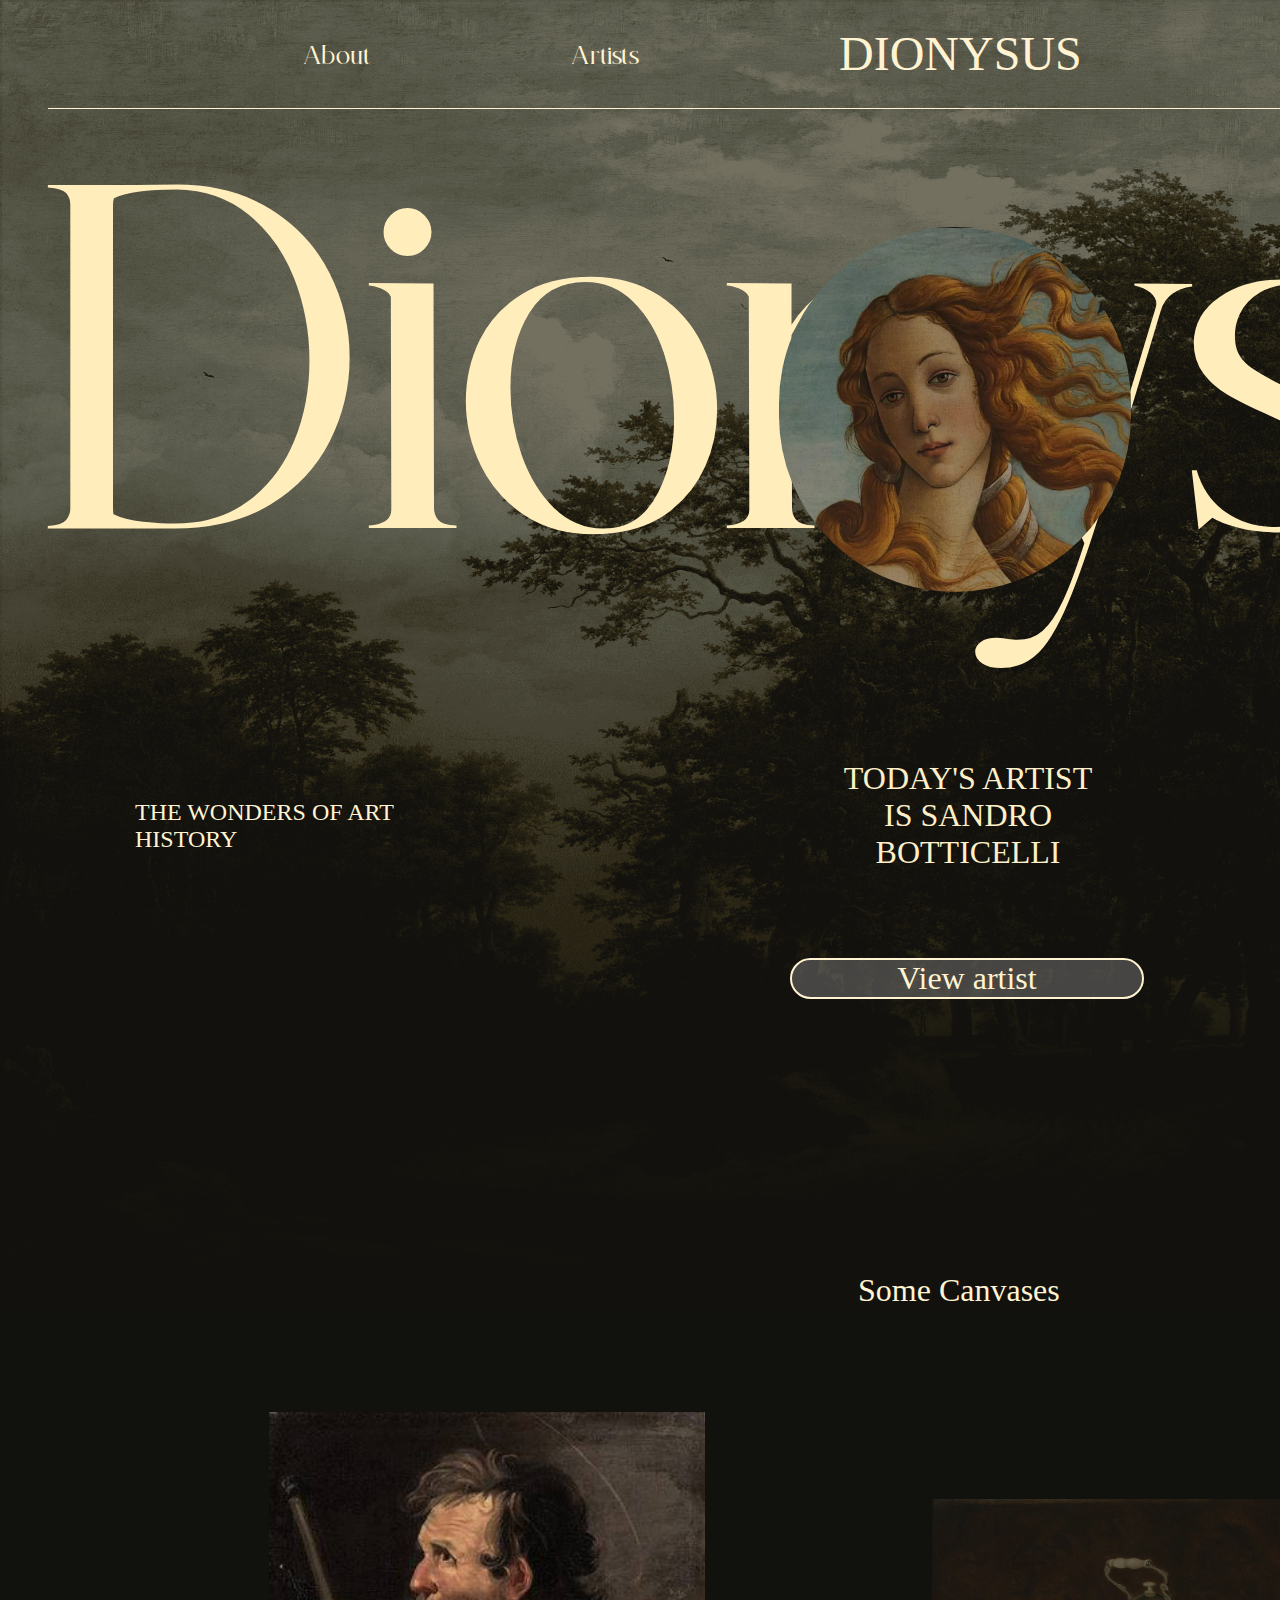
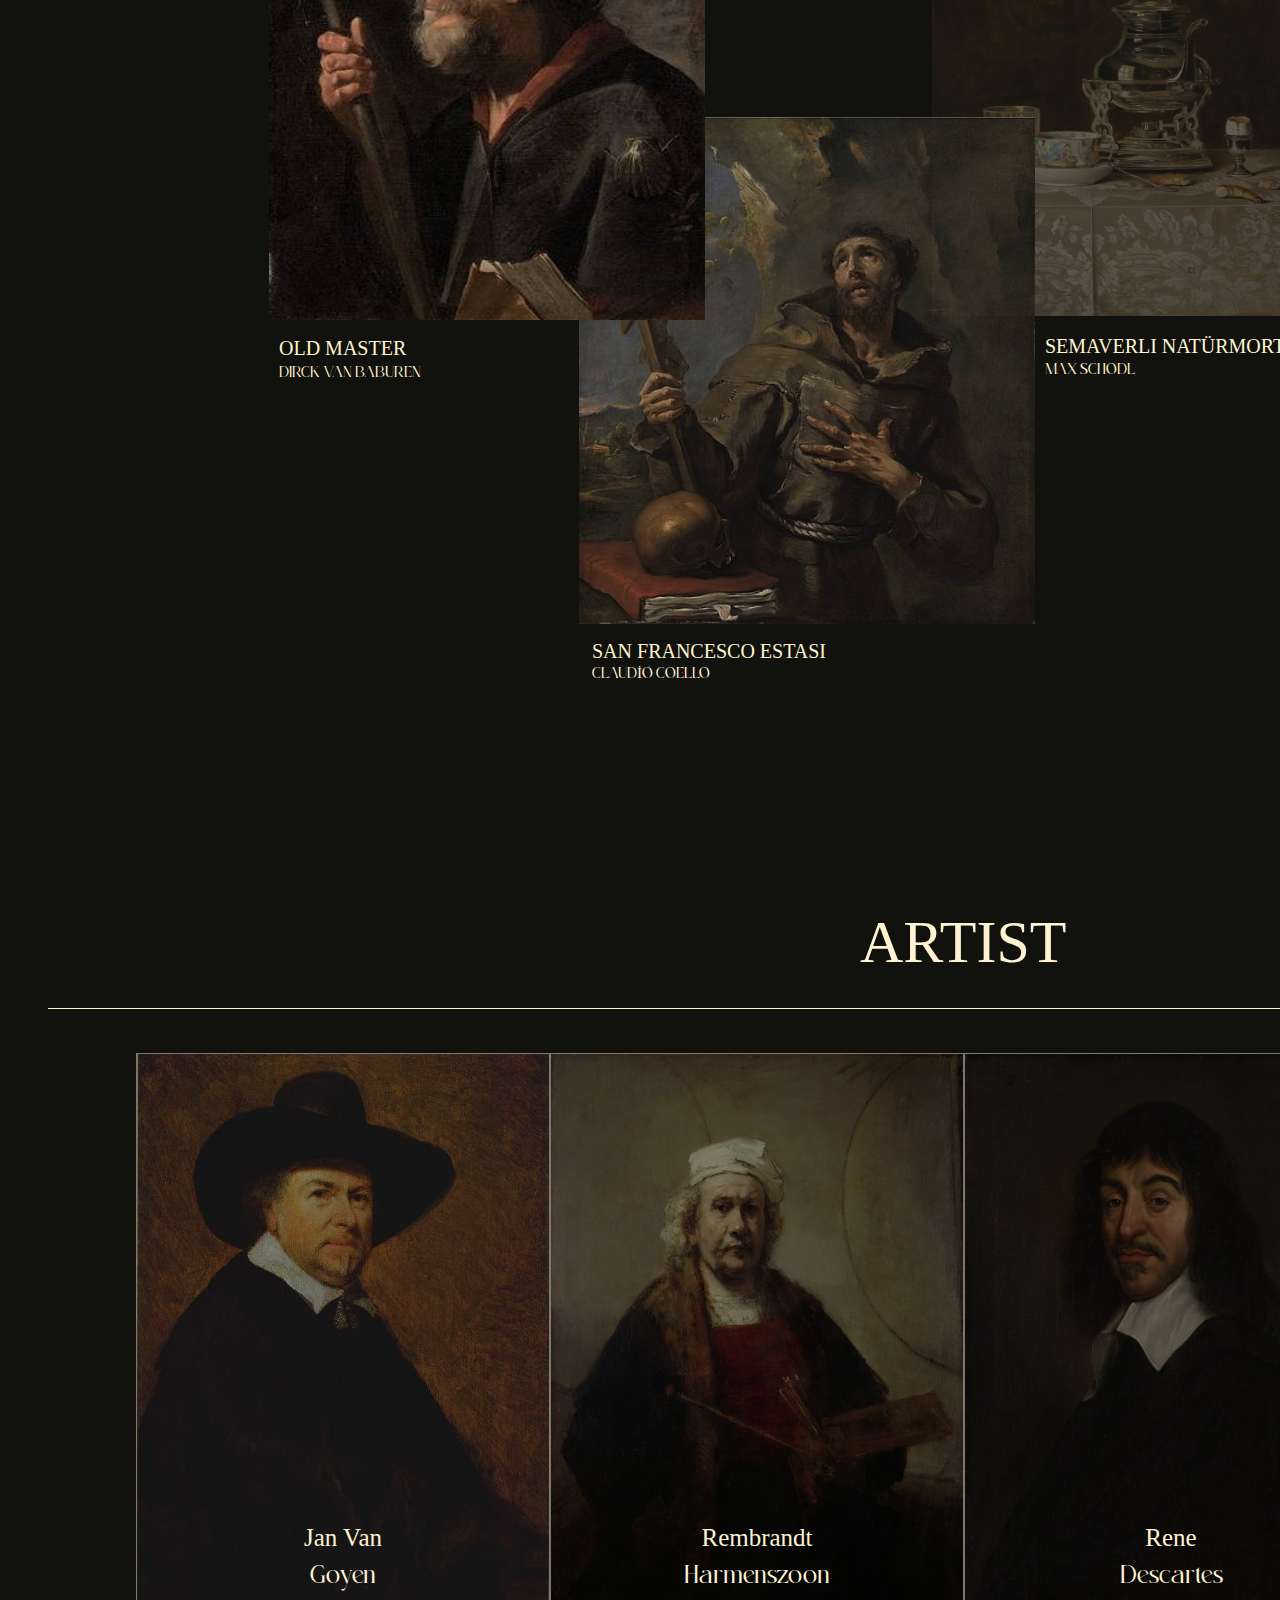
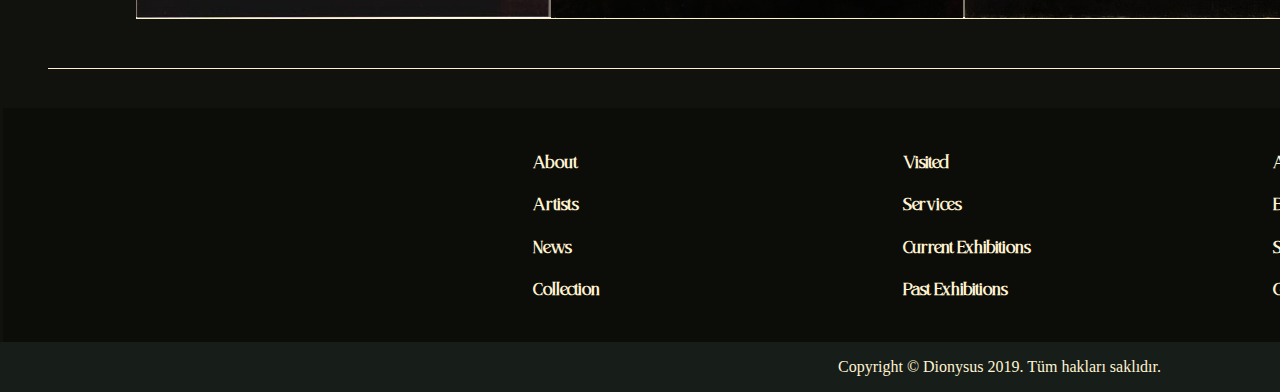
<file: Dionysus Code/index.html>
<!DOCTYPE html>
<html lang="en">
<head>
    <meta charset="UTF-8">
    <meta name="viewport" content="width=device-width, initial-scale=1.0">
    <link rel="stylesheet" href="style.css">
    <title> Dionysus </title>
</head>
<body>
    
         <img src="backgroundold.png" class="resim">

         <div class="menu">

            <a href="#" class="about">About</a>
            <a href="#"class="artists">Artists</a>
               <p class="baslik">DIONYSUS</p>
            <a href="#" class="news">News</a>
            <a href="#" class="collection">Collection</a>
        
        </div>

            <div class="line"></div>

        <div class="mid">

            <p class="text">Dionysus</p>
            <img src="venus.png" class="venus">

        </div>

        <div class="text1">
            <p>THE WONDERS OF ART HISTORY</p>
        </div>

        <div class="text2">
            <p>TODAY'S ARTIST IS SANDRO BOTTICELLI</p>
        </div>
        
        <div class="text3">
            <p>THE GREAT REVOLUTION OF ART</p>
        </div>

        <div class="button">
            <a href="sandro.html" class="viewartist">View artist</a>
        </div>

            <p class="text4">Some Canvases</p>
         
            <div class="down">

                 <div class="canva3"><img src="canva3.jpg"></div> 
                     <p class="canvaname3">SEMAVERLI NATÜRMORT</p>
                     <p class="canvaartist3"> MAX SCHODL  </p>

                 <div class="canva2"><img src="canva2.jpg"></div> 
                     <p class="canvaname2">SAN FRANCESCO ESTASI</p>
                     <p class="canvaartist2"> CLAUDİO COELLO  </p>
                    
                 <div class="canva1"><img src="canva1.jpg"></div>
                    <p class="canvaname1">OLD MASTER</p>
                    <p class="canvaartist1">DIRCK <span style="font-family: kenoky;"> VAN </span>  BABUREN </p>
                  
                <p class="word">A R T  &nbsp; I S &nbsp; L I F E</p></div>

                <p class="artisttext">ARTIST</p>

                <div class="line2"></div>


                <div class="artistinfo">
                    
                    <a href="#" class="artist1"><img src="janvangoyen.jpg"></a>
                    <a href="#" class="artist2"><img src="rembrandt.jpg"></a>
                    <a href="#" class="artist3"><img src="descartes.jpg"></a>
                    <a href="#" class="artist4"><img src="johannes.jpg"></a>

                </div>

                <div class="shadow">
                    <div class="shadow1"></div>
                    <div class="shadow2"></div>
                    <div class="shadow3"></div>
                    <div class="shadow4"></div>
                </div>

                <div class="artistname">
                    <div><p style="font-family: elmond;">Jan Van </p><p style="font-family: kenoky;">Goyen</p></div>
                    <div><p style="font-family: elmond;">Rembrandt </p><p style="font-family: kenoky;">Harmenszoon</p></div>
                    <div><p style="font-family: elmond;">Rene </p><p style="font-family: kenoky;">Descartes</p></div>
                    <div><p style="font-family: elmond;">Johannes </p style="font-family: kenoky;"><p>Vermeer</p></div>
                </div>

                <div class="line3"></div>

                <div class="bottom">
                    <div>
                        <h4>About</h4>
                        <h4>Artists</h4>
                        <h4>News</h4>
                        <h4>Collection</h4>
                    </div>

                    <div>
                        <h4>Visited</h4>
                        <h4>Services</h4>
                        <h4>Current Exhibitions</h4>
                        <h4>Past Exhibitions</h4>
                    </div>
                    <div>
                         <h4>Activities</h4>
                         <h4>Blog</h4>
                         <h4>Social Media</h4>
                         <h4>Gallery</h4>
                    </div>
                </div>

                    <div class="telif"><p>Copyright © Dionysus 2019. Tüm hakları saklıdır.</p></div>
                    
            </div>
</body>
</html>
</file>
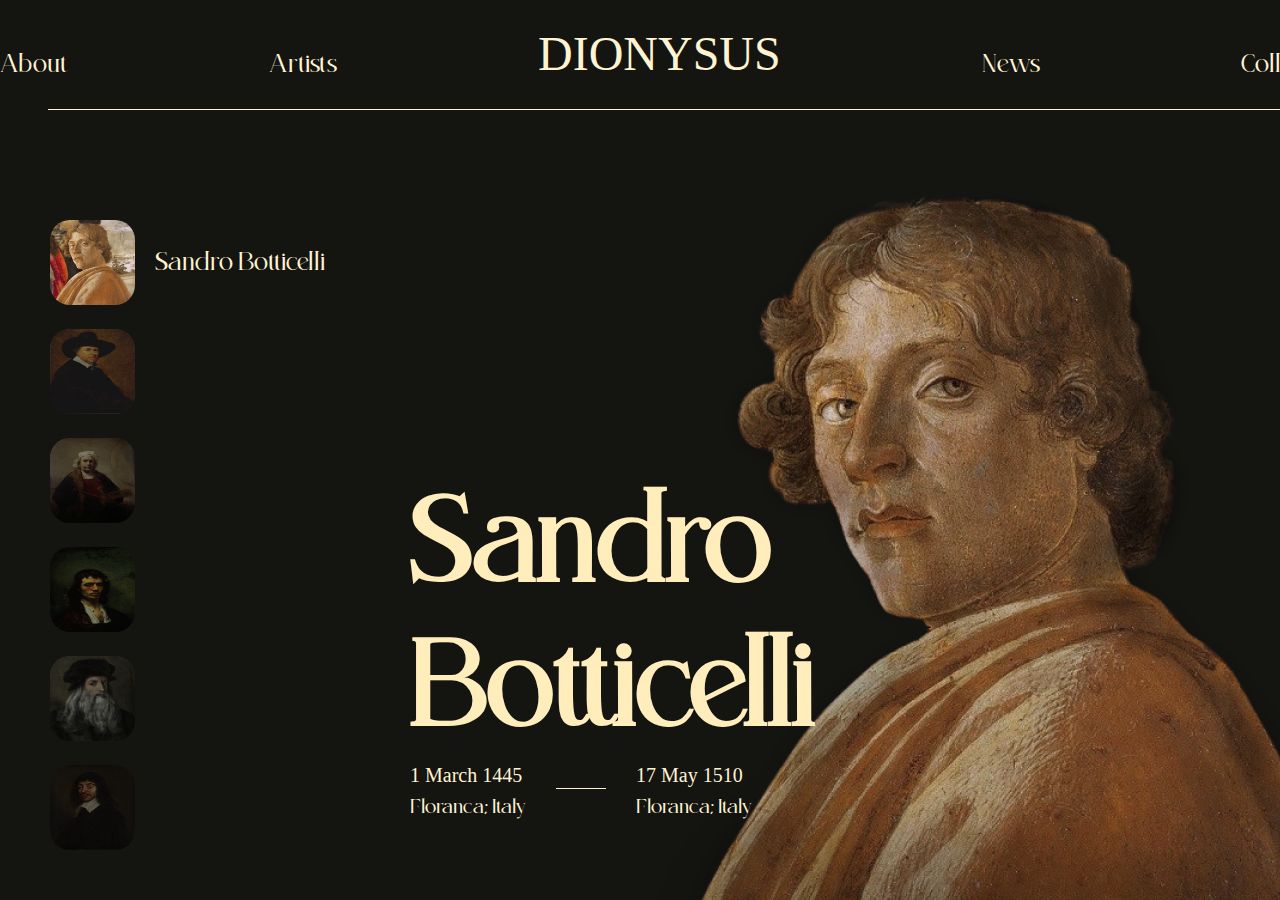
<file: Dionysus Code/sandro.html>
<!DOCTYPE html>
<html lang="en">
<head>
    <meta charset="UTF-8">
    <meta name="viewport" content="width=device-width, initial-scale=1.0">
    <link rel="stylesheet" href="style2.css">
    <title>Dionysus</title>
</head>
<body>  
    

    <div class="menu">

        <a href="#" class="about">About</a>
        <a href="#"class="artists">Artists</a>
           <p class="baslik">DIONYSUS</p>
        <a href="#" class="news">News</a>
        <a href="#" class="collection">Collection</a>
    
    </div>

    <div class="line"></div>

    <div class="solresim">

        <div><img src="sandro boticelli.jpg" alt=""><p>Sandro Botticelli </p></div>
        <div><img src="janvangoyen.jpg" alt=""></div>
        <div><img src="rembrandt.jpg" alt=""></div> 
        <div><img src="johannes.jpg" alt=""></div>
        <div><img src="leonard.jpg" alt=""></div>
        <div><img src="descartes.jpg" alt=""></div>
      
    </div>
        <div class="vis">
                <div class="shadow">
                     <div> <p >Jan Van Goyen</p></div>
                     <div> <p >Rembrandt H.</p></div>
                     <div> <p >Johannes V.</p></div>
                     <div> <p >Leonardo D.V</p></div>
                     <div> <p>Rene Descartes</p></div>
                </div>           
        </div>
    <div class="info">
        <h1>Sandro Botticelli</h1>

        <div class="flex">

      <div class="born"><p>1 March 1445</p>
        <p style="font-family: kenoky;">Floranca, Italy</p></div>

             <div class="line2"></div>

      <div class="dead"><p>17 May 1510</p>
        <p style="font-family: kenoky;">Floranca, Italy</p></div>

        </div>
    </div> 
   
        <div class="eserler">
           
            <div class="eserimg">
                <img src="venusdogus.png" alt="">
                <img src="magi.jpg" alt="">
                <img src="pallas.jpg" alt="">
            </div>
            <div class="eserad">
                <p  class="venus">The Birth of Venus</p>
                <p class="magi">The Adoration of the Magi</p>
                <p class="pallas">Pallas and Centaur</p>
            </div>
        </div>
        <p class="text">Artworks</p>
        <div class="line3"></div>

           <div class="bilgi"><p>İnfo</p></div>
        <div class="line4"></div>

        <div class="hakkında"> <p>Alessandro di Mariano di Vanni Filipepi (c. 1445[1] – May 17, 1510),
             better known as Sandro Botticelli Italian: [ˈsandro bottior simply Botticelli, was an Italian painter 
             of the Early Renaissance. Botticelli's posthumous reputation suffered until the late 19th century, 
             when he was rediscovered by the Pre-Raphaelites who stimulated a reappraisal of his work. </p>
        </div>
</body>
</html>
</file>
<file: Dionysus Code/style.css>
@font-face {
    font-family: 'elmond';
    src: url('font/Elmond.ttf') format('ttf'),
       
}

@font-face{
    font-family: 'magison';
    src:url('font/Magison-3zdLz.ttf')format('ttf'),
}

@font-face{
    font-family: 'ncl';
    src:url('font/nclgastrub-demo-bf6530aa83804be.ttf')format('ttf'),
}

@font-face{
   font-family: 'kenoky';
   src: url('font/KenokyLight-3zezL.ttf');
}

body{
    overflow-x: hidden;
    overflow-y:scroll;
    user-select: none; 
}

::-webkit-scrollbar {
    width: 17px;
    background-color: #11110D;
}
::-webkit-scrollbar-thumb {
    background-color: #212924;
}
::-webkit-scrollbar-thumb:hover {
    background-color: #2E3944;
}

.resim{
    width: 1910px;
    height: 1407px;
    margin-top: -9px;
    margin-left:-9px;
    margin-bottom:-1px;
    position: absolute;
}

.menu{
    position: absolute;
    align-items:center;
    display: flex;
    column-gap:200px;
    height: auto;
    width: auto;
    margin-top: -30px;
    margin-left: 295px;
   
  
    
}

.menu a{
    margin-left: auto;
    margin-right: auto;
}

.collection{

    text-decoration: none;
    color:#FFF3D2;
    font-family: 'kenoky';
    font-size: 25px;
   
}

.news{

    text-decoration: none;
    color:#FFF3D2;
    font-family: 'kenoky'; 
    font-size: 25px;
    

}

.baslik{
    font-family:'magison' ;
    font-size: 48px;
    margin-right: auto;
    margin-left: auto;
    color:#FFF3D2;
}

.artists{
    text-decoration: none;
    color:#FFF3D2;
    font-family: 'kenoky';
   
    font-size: 25px;
 
}

.about{
    text-decoration: none;
    color:#FFF3D2;
    font-family: 'kenoky';
    font-size: 25px;
 
    
}

.line{
    background-color: #FFF3D2;
    width: 1800px;
    height: 1px;
    position: absolute;
    margin-top: 100px;
    margin-left: 40px;
}

.mid{
    width: auto;
    height: auto;
    display: inline;
    position: absolute;
}
.text{
   
    color:#ffedbc;
    font-family: 'kenoky';
    position: absolute;
    margin-top: 30px;
    font-size: 490px;
    font-weight: 100px;
    margin-left: 30px;
    user-select: none;
    
    
}

.venus{
    width: 352px;
    height: 365px;
    border-radius:322px;
    position: absolute;
    margin-left: 771px;
    margin-top: 219px;
}

.text1{
    font-family: 'elmond';
    font-size: 24px;
    position: absolute;
    margin-top: 767px;
    margin-left: 127px;
    color:#FFF3D2;
    width: 290px;
    user-select: none;
   
}


.text2{
    font-family: 'elmond';
    font-size: 32px;
    position: absolute;
    margin-top: 720px;
    margin-left: 835px;
    color:#fdefc8;
    width: 250px;
    text-align: center;
 
    
}

.text3{
    font-family: 'elmond';
    font-size: 24px;
    position: absolute;
    margin-top: 767px;
    margin-left: 1430px;
    color:#FFF3D2;
    width: 340px;
    text-align: right;
    user-select: none;
   
}

.viewartist {
    background: rgba(121, 121, 121, 0.5);
    font-family: 'elmond';
    text-decoration: none;
    color: #FFF3D2;
    font-size: 32px;
    position: absolute;
    border-radius: 200px;
    border-width: 2px;
    border-style: solid;
    border-color: #FFF3D2;
    width: 350px;
    text-align: center;
    margin-top: 950px;
    margin-left: 782px;
    transition: background 0.6s ease, opacity 0.6s ease, transform 0.6s ease; 
}

/* Hover efekti */
.viewartist:hover {
    background: rgba(121, 121, 121, 0); 
    opacity: 0.8; 
    transform: translateY(-10px); 
}

.text4{
    font-family: 'magison';
    font-size: 32px;
    position: absolute;
    margin-top: 1264px;
    margin-left: 850px;
    color:#FFF3D2;
    width: 250px;
    user-select: none;
   
}

.down{
    position: absolute;
    background-color: rgba(17, 17, 13 );
    width: 1930px;
    height: 2278px;
    margin-top: -9px;
    margin-left:-9px;
    margin-bottom:-1px;
    margin-top: 1304px;
    user-select: none;
}

.canva1 img{
    height: 508px;
    width: 436px;
    position: absolute;
    margin-top: 100px;
    margin-left: 270px;
    user-select: none;
}


.canva2 img{
    height: 507px;
    width: 456px;
    position: absolute;
    margin-top: 405px;
    margin-left: 580px;
    opacity: 90%;
    user-select: none;
}

.canva3 img{
    height: 417px;
    width: 365px;
    position: absolute;
    margin-top: 187px;
    margin-left: 933px;
    opacity: 40%;
    user-select: none;
   
}

.canvaname1{
    font-family: 'ncl';
    font-size: 20px;
    position: absolute;
    margin-top: 625px;
    margin-left: 280px;
    color:#FFF3D2;
    width: 250px;
    user-select: none;
}

.canvaartist1{
    font-family: 'kenoky';
    font-size: 15px;
    position: absolute;
    margin-top: 650px;
    margin-left: 280px;
    color:#FFF3D2;
    width: 200px;
    user-select: none;
}

.canvaname2{
    font-family: 'ncl';
    font-size: 20px;
    position: absolute;
    margin-top: 928px;
    margin-left: 593px;
    color:#FFF3D2;
    width: 250px;
    user-select: none;
}

.canvaartist2{
    font-family: 'kenoky';
    font-size: 15px;
    position: absolute;
    margin-top: 951px;
    margin-left: 593px;
    color:#FFF3D2;
    width: 200px;
    user-select: none;
}


.canvaname3{
    font-family: 'ncl';
    font-size: 20px;
    position: absolute;
    margin-top: 623px;
    margin-left: 1046px;
    color:#FFF3D2;
    width: 250px;
    user-select: none;
}

.canvaartist3{
    font-family: 'kenoky';
    font-size: 15px;
    position: absolute;
    margin-top: 647px;
    margin-left: 1046px;
    color:#FFF3D2;
    width: 200px;
    user-select: none;
}


.word{
    position: absolute;
    font-size: 30px;
    font-family: 'kenoky';
    width: 5px;
    height: 400px;
    color:#FFF3D2;
    margin-top: 485px;
    margin-left: 1340px;
    user-select: none;
}

.artisttext{
    font-family: 'magison';
    font-size: 60px;
    position: absolute;
    margin-top: 2500px;
    margin-left: 852px;
    color:#FFF3D2;
    width: 250px;
    user-select: none;
}

.line2{
    background-color: #FFF3D2;
    width: 1800px;
    height: 1px;
    position: absolute;
    margin-top: 2600px;
    margin-left: 40px;
    user-select: none;
}

.artistinfo a img{
    
    border-color: #FFF3D2;
    border-width: 1.2px;
    width: 412px;
    height: 564px;
    border-style: solid;
    user-select: none;


}

.artistinfo{
    display: flex;
    gap: 0;
    position: absolute;
    margin-top: 2645px;
    margin-left: 128px;
    user-select: none;

}

.shadow{
    display: flex;
    gap: 0px;
    position: absolute;
    margin-top: 2645px;
    margin-left: 128px;
    z-index: 1;
    

}
.shadow div{

    background-color: rgba(0, 0, 0, 0.5);
    width: 414px;
    height: 564px;
    transition: all 0.5s;
    cursor: pointer;

}   

.shadow1:hover{
    background-color: rgba(0, 0, 0, 0.2);
    transition: all 0.5s;
}
.shadow2:hover{
    background-color: rgba(0, 0, 0, 0.2);
    transition: all 0.5s;
}

.shadow3:hover{
    background-color: rgba(0, 0, 0, 0.2);
    transition: all 0.5s;
}

.shadow4:hover{
    
    background-color: rgba(0, 0, 0, 0.2);
    transition: all 0.5s;
}

.artistname{
    display: flex;
    position: absolute;
    margin-top: 3100px;
    margin-left: 128px;
    z-index: 2;
    user-select: none;

}

.artistname div{
    width: 414px;
    height: auto;
}

.artistname div p{
    font-size:25px;
    line-height: 10px;
    text-align: center;
    color: #FFF3D2;
}

.line3{
    background-color: #FFF3D2;
    width: 1800px;
    height: 1px;
    position: absolute;
    margin-top: 3260px;
    margin-left: 40px;
    
}

.bottom{
    width: 1905px;
    height: 240px;
    margin-left: -5px;
    background-color:#0C0C09;
    display: flex;
    gap:20px;
    position: absolute;
    margin-top: 3300px;
    line-height: 20px;



}

.bottom h4{
    
    color:#FFF3D2;
    font-family: 'kenoky';
    font-size: 17px;
    margin-left:530px ;
    width: 130px;
    height: 20px;
    cursor: pointer;
    
}

.bottom div{
    width: 350px;
    margin-top: 20px;

}

.telif{
    background-color:#171d19;
    margin-top: 3534px;
    width: 1920px;
    position: absolute;
    user-select: none;
    margin-left: -10px;
}

.telif p{
    color:#FFF3D2;
    margin-left: 840px;
    font-weight: 20px;

}
</file>
<file: Dionysus Code/style2.css>
@font-face {
    font-family: 'elmond';
    src: url('font/Elmond.ttf') format('ttf'),
       
}

@font-face{
    font-family: 'magison';
    src:url('font/Magison-3zdLz.ttf')format('ttf'),
}

@font-face{
    font-family: 'ncl';
    src:url('font/nclgastrub-demo-bf6530aa83804be.ttf')format('ttf'),
}

@font-face{
   font-family: 'kenoky';
   src: url('font/KenokyLight-3zezL.ttf');
}

body{
    background-image: url(Frame\ 2.png);
    background-size: 1879px 950px;
    user-select: none; 
}

*{
    padding: 0;
    margin: 0;
}

.line{
    background-color: #FFF3D2;
    width: 1800px;
    height: 1px;
    margin-top:79px;
    margin-left: 48px;
}

.menu{
    display: flex;
    height: 25px;
    width: 1317px;
    margin-top:5px ;
    margin-left: auto;
    margin-right: auto;
    gap:201px;  

}

.menu a{
    text-decoration: none;
    color:#FFF3D2;
    font-family: 'kenoky';
    font-size: 25px;    
    margin-top: 42px;
}

.baslik{
    font-family:'magison' ;
    font-size: 48px;
    margin-top: 21px;
    color:#FFF3D2;
}
.solresim{
    display: grid;
    gap: 24px;
    margin-left: 50px;
    margin-top:110px
    
}
.solresim div{
    display: flex;
    
}
.solresim img{

    border-radius: 20px;
    width: 85px;
    height: 85px;
}

.shadow div{
    background-color: rgb(0, 0, 0, 0.5) ;
    border-radius: 20px;
    width: 85px;
    height: 85px;
}

.solresim p{
    font-family: 'kenoky';
    color: #FFF3D2;
    margin-left:20px;
    margin-top: 25px;
    font-size:25px   
}

.shadow{
    display: grid;
    gap: 24px;
}

.info h1{
    font-size: 120px;
    font-family: 'kenoky';
    color: #ffedbc;
    width: 100px;
    margin-top: -390px;
    margin-left: 410px;
}

.born p{
    font-family: 'magison';
    color: #FFF3D2;
    margin-top: 25px;
    line-height: 5px;
    font-size:20px   
    
}

.line2{
    background-color: #FFF3D2;
    width: 50px;
    height: 1px;
    margin-top:40px;
}

.dead p{
    font-family: 'magison';
    color: #FFF3D2;
    margin-top: 25px;
    line-height: 5px;
    font-size:20px   
}

.text{
    font-family: 'magison';
    color: #FFF3D2;
    margin-top: -288px;
    margin-left: 1361px;
    line-height: 5px;
    font-size:20px   
}

.flex{
    display: flex;
    margin-left: 410px;
    gap: 30px;
}
.eserler {
    margin-left: 1352px;
    margin-top:-150px;
   display: grid;
}
.eserler img{
    width:159px ;
    height: 175px;
    border-radius: 50px;

}
.eserimg{
    display: flex;
    gap: 20px;
}

.line3{
    background-color: #FFF3D2;
    width: 542px;
    height: 1px;
    margin-top:25px;
    margin-left: 1361px;
}
.eserad{
    display: flex;
    gap: 60px;

}

.eserad p{
    width: 100px;
    font-family: 'kenoky';
    color: #FFF3D2;
    margin-top: 25px;
    line-height: 20px;
    font-size:15px   
}
.venus{
    margin-left: 12px;
}

.magi{
    margin-left: 23px;
}

.pallas{
    margin-left: 23px;
}

.hakkında{
    width: 400px;
    height: 300px;
    margin-left: 1471px;
    margin-top: -412px;
}

.hakkında p{
    font-family: 'kenoky';
    font-size: 25px;
    color: #FFF3D2;
    text-align: right;
   
}

.bilgi p{
    position: absolute;
    font-family: 'magison';
    color: #FFF3D2;
    margin-left:1362px;
    margin-top: 150px;
    top: 0;
    left: 0;
    font-size:20px ;
}

.line4{
    position: absolute;
    background-color: #FFF3D2;
    width: 542px;
    height: 1px;
    margin-left:1362px;
    margin-top: 190px;
    top: 0;
    left: 0;
    font-size:20px ;
}

.shadow div:hover{
    background-color: rgba(0, 0, 0, 0.2);
    transition: all 0.5s;
    width: 300px;

}

.vis{
    position: absolute;
    display: flex;
    top: 0;
    left: 0;
    margin-left: 50px;
    margin-top: 329px;
}
.vis p{
    font-family: 'kenoky';
    color: hsla(44, 100%, 91%, 0);
    margin-left:1px;
    margin-top: 24px;
    text-align: right;
    margin-right: 50px;
    font-size:25px;
  
}

.vis p:hover{
    color: #FFF3D2;
}

.txt1{

    width: 300px;
    height: 70px;
}
.txt1:hover{
    transition: opacity ,1.5s ;
    opacity: 1;
}
</file>
